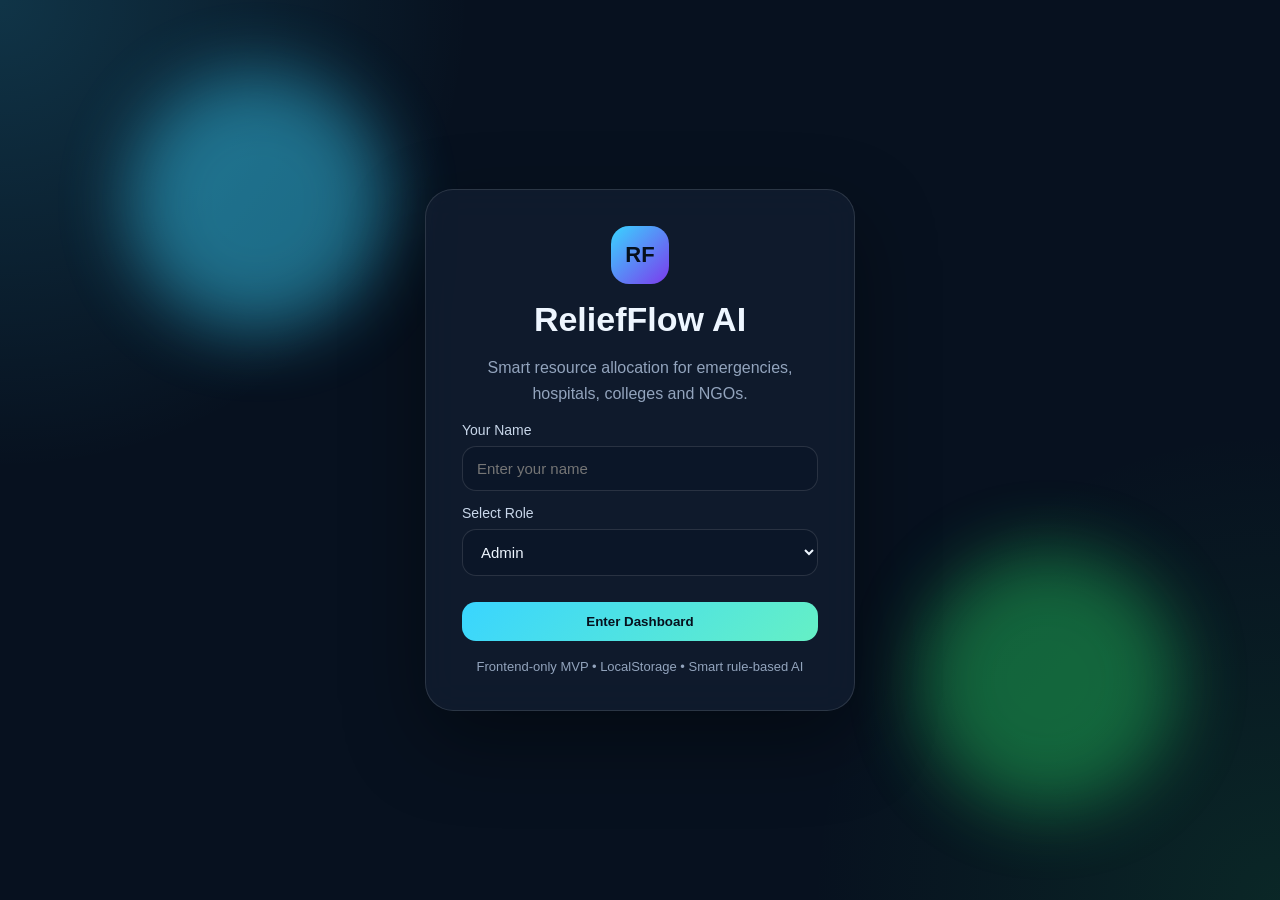
<file: index.html>
<!DOCTYPE html>
<html lang="en">
<head>
  <meta charset="UTF-8" />
  <meta name="viewport" content="width=device-width, initial-scale=1.0" />
  <title>ReliefFlow AI | Login</title>
  <link rel="stylesheet" href="Css/style.css" />
</head>
<body class="auth-page">
  <div class="orb orb-1"></div>
  <div class="orb orb-2"></div>

  <main class="auth-card">
    <div class="brand-mark">RF</div>
    <h1>ReliefFlow AI</h1>
    <p>Smart resource allocation for emergencies, hospitals, colleges and NGOs.</p>

    <div class="input-group">
      <label>Your Name</label>
      <input type="text" id="loginName" placeholder="Enter your name" />
    </div>

    <div class="input-group">
      <label>Select Role</label>
      <select id="loginRole">
        <option value="Admin">Admin</option>
        <option value="Staff">Staff</option>
        <option value="Volunteer">Volunteer</option>
      </select>
    </div>

    <button class="primary-btn full" onclick="loginUser()">Enter Dashboard</button>

    <div class="demo-note">
      Frontend-only MVP • LocalStorage • Smart rule-based AI
    </div>
  </main>

  <script src="Js/app.js"></script>
</body>
</html>
</file>
<file: Css/style.css>
:root {
  --bg: #07111f;
  --panel: #111c2f;
  --panel2: #16243a;
  --text: #eef6ff;
  --muted: #93a4bd;
  --primary: #39d5ff;
  --green: #22c55e;
  --red: #ef4444;
  --yellow: #facc15;
  --border: rgba(255,255,255,.12);
}

* {
  box-sizing: border-box;
}

html {
  scroll-behavior: smooth;
}

body {
  margin: 0;
  font-family: "Segoe UI", Arial, sans-serif;
  background:
    radial-gradient(circle at top left, rgba(57,213,255,.18), transparent 30%),
    radial-gradient(circle at bottom right, rgba(34,197,94,.12), transparent 30%),
    var(--bg);
  color: var(--text);
  min-height: 100vh;
}

/* LOGIN */

.auth-page {
  display: flex;
  align-items: center;
  justify-content: center;
  padding: 20px;
  overflow: hidden;
}

.orb {
  position: fixed;
  width: 260px;
  height: 260px;
  border-radius: 50%;
  filter: blur(35px);
  opacity: .45;
}

.orb-1 {
  background: #39d5ff;
  top: 8%;
  left: 10%;
}

.orb-2 {
  background: #22c55e;
  right: 8%;
  bottom: 10%;
}

.auth-card {
  width: min(430px, 100%);
  padding: 36px;
  background: rgba(17,28,47,.86);
  border: 1px solid var(--border);
  border-radius: 28px;
  box-shadow: 0 30px 80px rgba(0,0,0,.4);
  backdrop-filter: blur(18px);
  text-align: center;
  z-index: 2;
}

.brand-mark,
.logo {
  width: 58px;
  height: 58px;
  margin: 0 auto 16px;
  display: grid;
  place-items: center;
  border-radius: 18px;
  background: linear-gradient(135deg, var(--primary), #7c3aed);
  color: #06101d;
  font-weight: 900;
  font-size: 22px;
}

.auth-card h1 {
  margin: 0 0 8px;
  font-size: 34px;
}

.auth-card p {
  color: var(--muted);
  line-height: 1.6;
}

/* FORM */

.input-group {
  text-align: left;
  margin: 14px 0;
}

label {
  display: block;
  margin-bottom: 8px;
  color: #c9d7ea;
  font-size: 14px;
}

input,
select,
textarea {
  width: 100%;
  padding: 13px 14px;
  border-radius: 14px;
  border: 1px solid var(--border);
  background: #0b1628;
  color: var(--text);
  outline: none;
  font-size: 15px;
}

textarea {
  min-height: 90px;
  resize: vertical;
}

input:focus,
select:focus,
textarea:focus {
  border-color: var(--primary);
}

/* BUTTONS */

button {
  border: 0;
  border-radius: 14px;
  padding: 12px 18px;
  cursor: pointer;
  font-weight: 800;
  transition: .2s;
}

button:hover {
  transform: translateY(-1px);
  opacity: .92;
}

.primary-btn {
  background: linear-gradient(135deg, var(--primary), #65f0c5);
  color: #06101d;
}

.secondary-btn {
  background: #1f314d;
  color: var(--text);
  border: 1px solid var(--border);
}

.ghost-btn {
  background: transparent;
  color: var(--primary);
  border: 1px solid var(--primary);
}

.danger-btn,
.logout-btn {
  background: rgba(239,68,68,.14);
  color: #fecaca;
  border: 1px solid rgba(239,68,68,.45);
}

.full {
  width: 100%;
  margin-top: 12px;
}

.demo-note {
  margin-top: 18px;
  color: var(--muted);
  font-size: 13px;
}

/* SIDEBAR */

.sidebar {
  position: fixed;
  left: 0;
  top: 0;
  width: 260px;
  height: 100vh;
  background: rgba(8,17,31,.94);
  border-right: 1px solid var(--border);
  padding: 24px;
  backdrop-filter: blur(18px);
  z-index: 10;
}

.logo-box {
  display: flex;
  align-items: center;
  gap: 14px;
  margin-bottom: 34px;
}

.logo {
  margin: 0;
  width: 48px;
  height: 48px;
  border-radius: 15px;
  font-size: 18px;
}

.logo-box h2 {
  margin: 0;
  font-size: 20px;
}

.logo-box span {
  color: var(--muted);
  font-size: 12px;
}

.sidebar nav a {
  display: block;
  color: #dce8f8;
  text-decoration: none;
  padding: 13px 14px;
  border-radius: 14px;
  margin: 8px 0;
  transition: .2s;
}

.sidebar nav a:hover {
  background: #13223a;
  color: var(--primary);
}

.logout-btn {
  width: calc(100% - 48px);
  position: absolute;
  bottom: 24px;
}

/* MAIN */

.main {
  margin-left: 260px;
  padding: 28px;
}

.topbar {
  display: flex;
  justify-content: space-between;
  align-items: center;
  gap: 16px;
  margin-bottom: 24px;
}

.topbar h1 {
  margin: 0;
  font-size: 32px;
}

.topbar p {
  margin: 8px 0 0;
  color: var(--muted);
}

/* DASHBOARD */

.stats-grid {
  display: grid;
  grid-template-columns: repeat(4, 1fr);
  gap: 18px;
  margin-bottom: 22px;
}

.stat-card,
.panel {
  background: rgba(17,28,47,.86);
  border: 1px solid var(--border);
  border-radius: 24px;
  padding: 22px;
  box-shadow: 0 18px 50px rgba(0,0,0,.22);
}

.stat-card span {
  color: var(--muted);
}

.stat-card h2 {
  font-size: 34px;
  margin: 10px 0 0;
  color: var(--primary);
}

.two-col {
  display: grid;
  grid-template-columns: 1fr 1fr;
  gap: 20px;
  margin-bottom: 22px;
}

.ai-text {
  color: #dff8ff;
  background: rgba(57,213,255,.08);
  border: 1px solid rgba(57,213,255,.25);
  padding: 16px;
  border-radius: 16px;
  line-height: 1.7;
}

.progress-row {
  display: flex;
  justify-content: space-between;
  margin-bottom: 10px;
}

.progress {
  height: 12px;
  background: #0b1628;
  border-radius: 100px;
  overflow: hidden;
}

.progress div {
  height: 100%;
  width: 0%;
  background: linear-gradient(90deg, var(--primary), var(--green));
}

.muted {
  color: var(--muted);
}

/* FORMS */

.form-panel {
  margin-bottom: 22px;
}

.form-grid {
  display: grid;
  grid-template-columns: repeat(4, 1fr);
  gap: 14px;
}

.actions {
  display: flex;
  gap: 10px;
  margin-top: 14px;
  flex-wrap: wrap;
}

/* TABLE */

.table-head {
  display: flex;
  justify-content: space-between;
  align-items: center;
  gap: 14px;
  margin-bottom: 14px;
}

.search {
  max-width: 260px;
}

.table-wrap {
  overflow-x: auto;
  width: 100%;
}

table {
  width: 100%;
  border-collapse: collapse;
  min-width: 760px;
}

th,
td {
  padding: 14px;
  text-align: left;
  border-bottom: 1px solid var(--border);
}

th {
  color: #b9c8dc;
  font-size: 14px;
}

td {
  color: #eef6ff;
}

/* BADGES */

.badge {
  padding: 6px 10px;
  border-radius: 100px;
  font-size: 12px;
  font-weight: 800;
  display: inline-block;
}

.badge.available,
.badge.assigned {
  background: rgba(34,197,94,.18);
  color: #86efac;
}

.badge.allocated,
.badge.pending {
  background: rgba(250,204,21,.18);
  color: #fde68a;
}

.badge.rejected {
  background: rgba(239,68,68,.18);
  color: #fecaca;
}

.badge.high {
  background: rgba(239,68,68,.18);
  color: #fecaca;
}

.badge.medium {
  background: rgba(250,204,21,.18);
  color: #fde68a;
}

.badge.low {
  background: rgba(34,197,94,.18);
  color: #86efac;
}

.small-btn {
  padding: 8px 10px;
  border-radius: 10px;
  margin: 3px;
  background: #203451;
  color: #fff;
}

.delete-small {
  background: rgba(239,68,68,.25);
  color: #fecaca;
}

/* CARDS */

.card-list {
  display: grid;
  gap: 14px;
}

.mini-card {
  padding: 16px;
  border-radius: 18px;
  background: #0b1628;
  border: 1px solid var(--border);
}

.mini-card h3 {
  margin: 0 0 8px;
}

.mini-card p {
  color: var(--muted);
  line-height: 1.5;
}

.activity-list {
  display: grid;
  gap: 10px;
}

.activity-item {
  background: #0b1628;
  border: 1px solid var(--border);
  padding: 14px;
  border-radius: 16px;
}

/* TABLET */

@media (max-width: 1100px) {
  .stats-grid {
    grid-template-columns: repeat(2, 1fr);
  }

  .form-grid {
    grid-template-columns: repeat(2, 1fr);
  }

  .two-col {
    grid-template-columns: 1fr;
  }
}

/* MOBILE */

@media (max-width: 768px) {
  body {
    padding-bottom: 70px;
  }

  .sidebar {
    position: fixed;
    top: auto;
    bottom: 0;
    width: 100%;
    height: auto;
    padding: 8px;
    border-right: 0;
    border-top: 1px solid var(--border);
  }

  .logo-box {
    display: none;
  }

  .sidebar nav {
    display: grid;
    grid-template-columns: repeat(5, 1fr);
    gap: 4px;
  }

  .sidebar nav a {
    margin: 0;
    padding: 10px 4px;
    font-size: 11px;
    text-align: center;
    border-radius: 12px;
  }

  .logout-btn {
    display: none;
  }

  .main {
    margin-left: 0;
    padding: 18px;
  }

  .topbar {
    flex-direction: column;
    align-items: flex-start;
  }

  .topbar h1 {
    font-size: 26px;
  }

  .stats-grid {
    grid-template-columns: 1fr;
  }

  .form-grid {
    grid-template-columns: 1fr;
  }

  .two-col {
    grid-template-columns: 1fr;
  }

  .panel,
  .stat-card {
    padding: 18px;
    border-radius: 20px;
  }

  .table-head {
    flex-direction: column;
    align-items: stretch;
  }

  .search {
    max-width: 100%;
  }

  button {
    width: 100%;
  }

  .small-btn {
    width: auto;
  }
}

/* SMALL MOBILE */

@media (max-width: 480px) {
  .auth-card {
    padding: 24px;
    border-radius: 22px;
  }

  .auth-card h1 {
    font-size: 28px;
  }

  .main {
    padding: 14px;
  }

  .topbar h1 {
    font-size: 24px;
  }

  .stat-card h2 {
    font-size: 28px;
  }

  .sidebar nav a {
    font-size: 10px;
    padding: 9px 2px;
  }
  }
</file>
